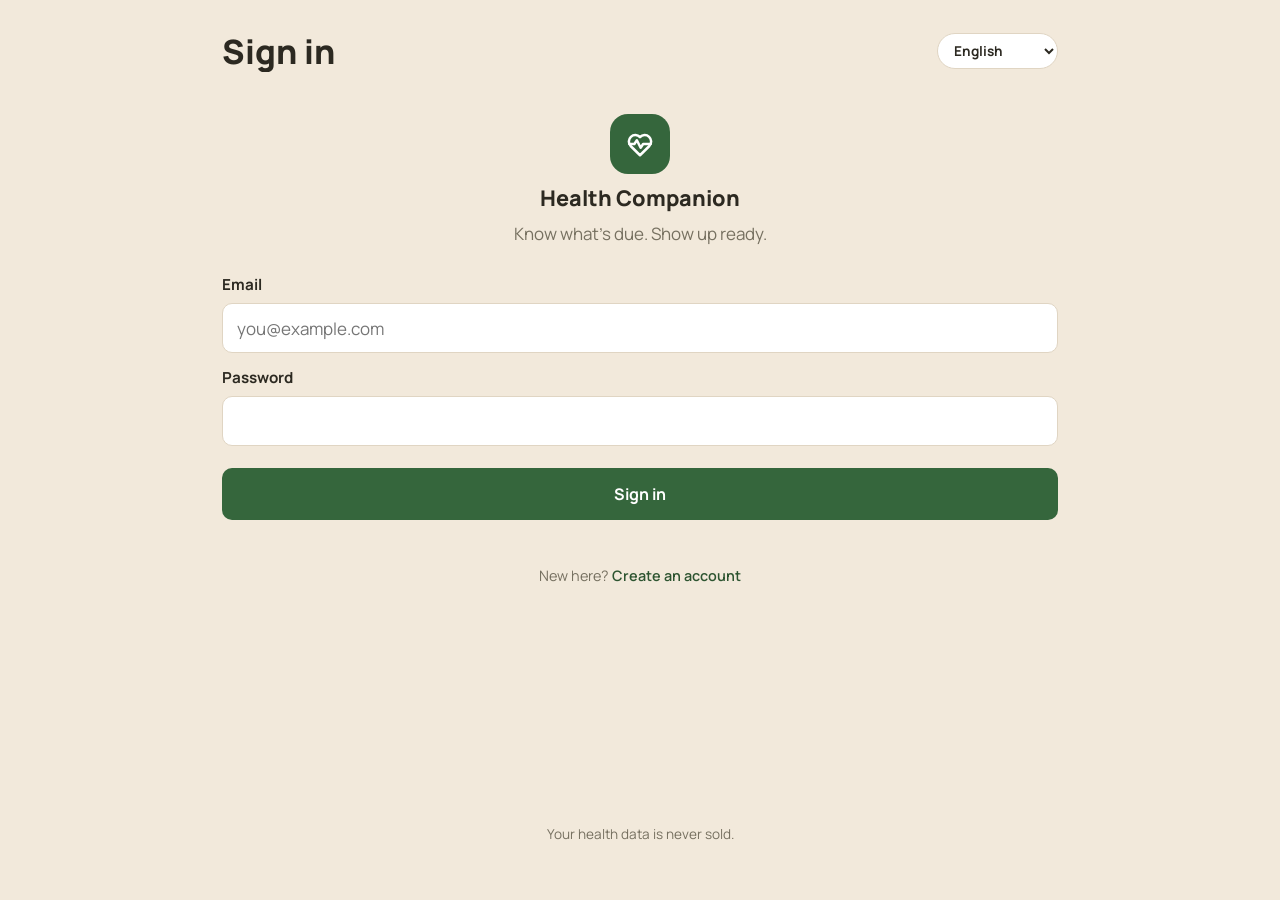
<file: app/static/index.html>
<!DOCTYPE html>
<html lang="en">
<head>
  <meta charset="UTF-8">
  <meta name="viewport" content="width=device-width, initial-scale=1.0, viewport-fit=cover">
  <title>Health Companion</title>
  <link rel="preconnect" href="https://fonts.googleapis.com">
  <link href="https://fonts.googleapis.com/css2?family=Manrope:wght@400;500;600;700;800&display=swap" rel="stylesheet">
  <link rel="stylesheet" href="style.css">
</head>
<body>

<!-- One page, many screens. script.js renders the screen named in the URL
     hash (#/home, #/schedule, #/checkup/3 ...) into #view. -->
<div class="phone">
  <header class="topbar" id="topbar"></header>
  <main class="content" id="view"></main>
  <nav class="tabbar" id="tabbar" aria-label="Main" hidden></nav>
</div>

<div id="modal-root"></div>
<div class="toast" id="toast" role="status" aria-live="polite"></div>

<script src="i18n.js"></script>
<script src="icons.js"></script>
<script src="auth.js"></script>
<script src="script.js"></script>

</body>
</html>
</file>
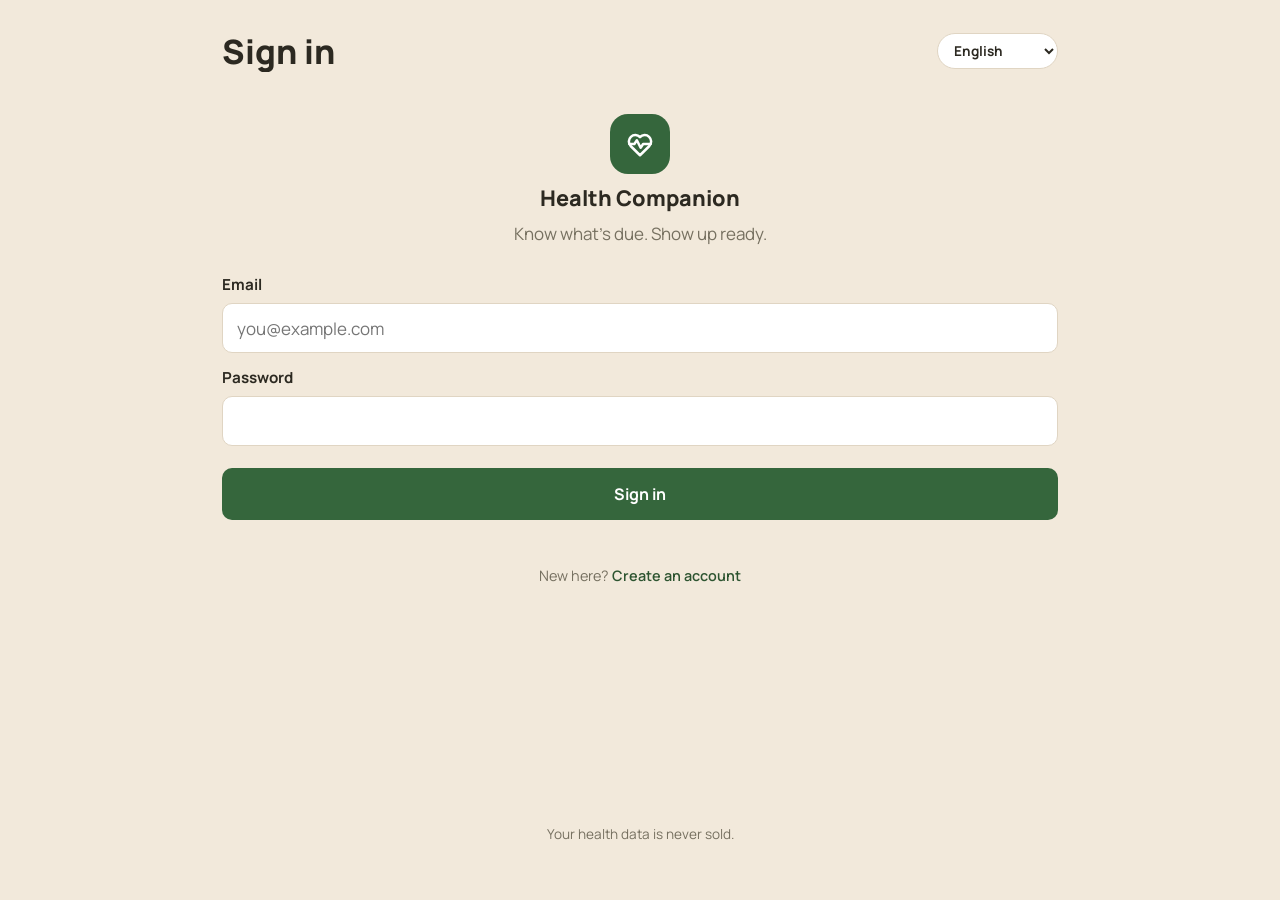
<file: app/static/login.html>
<!DOCTYPE html>
<html lang="en">
<head>
  <meta charset="UTF-8">
  <meta name="viewport" content="width=device-width, initial-scale=1.0">
  <title>Health Companion</title>
  <link rel="preconnect" href="https://fonts.googleapis.com">
  <link href="https://fonts.googleapis.com/css2?family=Manrope:wght@400;500;600;700;800&display=swap" rel="stylesheet">
  <link rel="stylesheet" href="style.css">
</head>
<body>

<div class="phone auth-page">
  <header class="topbar">
    <h1 data-i18n="login.title"></h1>
    <select id="lang" class="lang-pick" aria-label="Language"></select>
  </header>

  <main class="content">
    <div class="brand">
      <div class="logo" id="logo"></div>
      <h2 data-i18n="app.name"></h2>
      <p class="muted" data-i18n="app.tagline"></p>
    </div>

    <form id="login-form">
      <label class="field">
        <span data-i18n="login.email"></span>
        <input type="email" id="email" required autocomplete="email" placeholder="you@example.com">
      </label>
      <label class="field">
        <span data-i18n="login.password"></span>
        <input type="password" id="password" required autocomplete="current-password">
      </label>

      <div class="form-foot">
        <button type="submit" class="btn primary" data-i18n="login.submit"></button>
      </div>
      <p class="message" id="message"></p>
    </form>

    <p class="auth-alt"><span data-i18n="login.new"></span> <a href="signup.html" data-i18n="login.create"></a></p>
    <p class="auth-foot" data-i18n="login.privacy"></p>
  </main>
</div>

<script src="i18n.js"></script>
<script src="icons.js"></script>
<script src="auth.js"></script>
<script>
  // Language first: it is visible before login, as the design asks.
  const picker = document.getElementById("lang");
  for (const [code, label] of Object.entries(LANGS)) picker.add(new Option(label, code, false, code === lang));
  picker.addEventListener("change", () => { setLang(picker.value); applyI18n(); });
  document.getElementById("logo").append(icon("heart"));
  applyI18n();

  const form = document.getElementById("login-form");
  const message = document.getElementById("message");

  form.addEventListener("submit", async (event) => {
    event.preventDefault();
    const button = form.querySelector("button");
    button.disabled = true;
    showMessage(message, "");

    try {
      const data = await api("/api/login", {
        method: "POST",
        body: {
          email: document.getElementById("email").value,
          password: document.getElementById("password").value,
        },
      });
      token.set(data.access_token);
      window.location.replace("index.html");
    } catch (error) {
      showMessage(message, error.message);
      button.disabled = false;
    }
  });
</script>

</body>
</html>
</file>
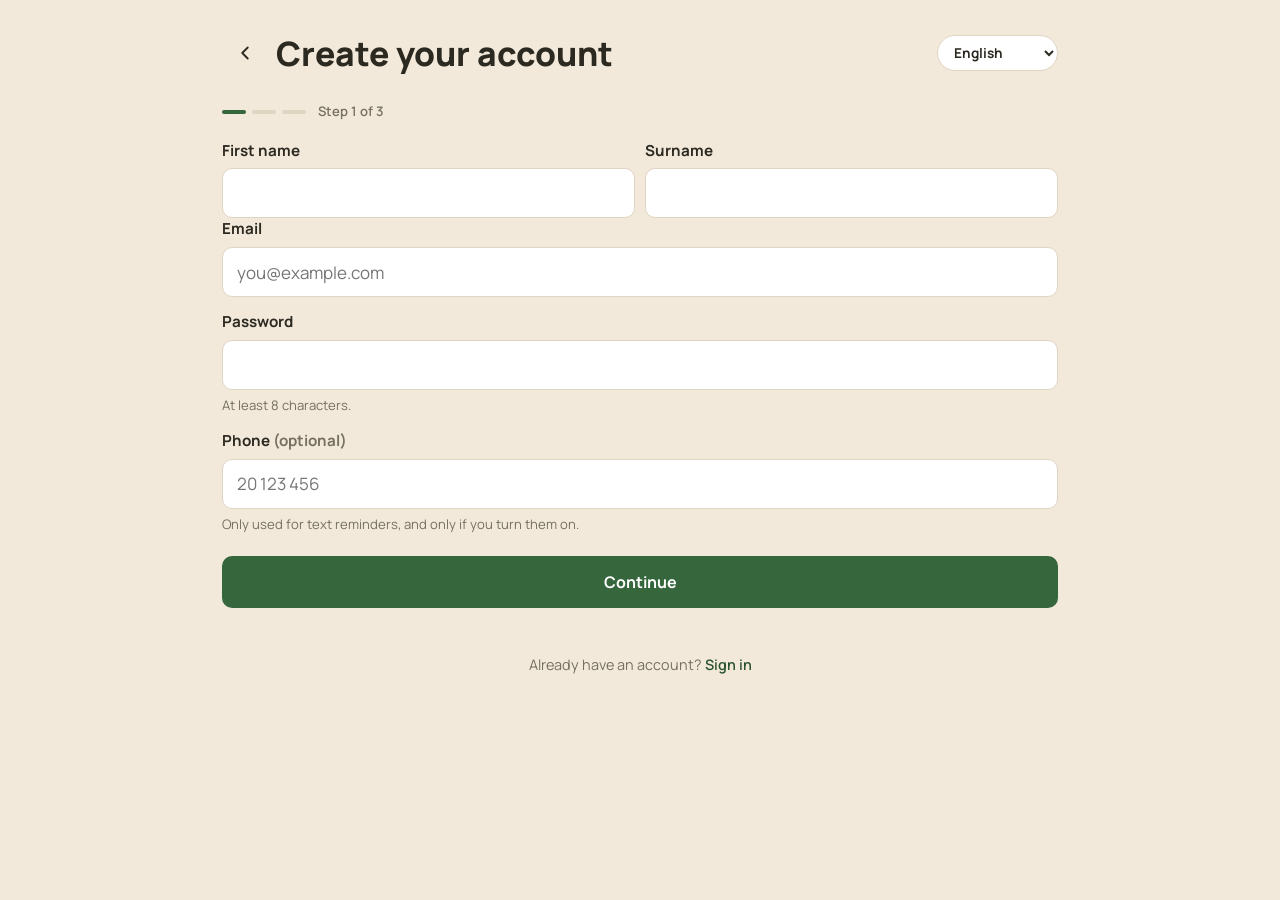
<file: app/static/signup.html>
<!DOCTYPE html>
<html lang="en">
<head>
  <meta charset="UTF-8">
  <meta name="viewport" content="width=device-width, initial-scale=1.0">
  <title>Health Companion</title>
  <link rel="preconnect" href="https://fonts.googleapis.com">
  <link href="https://fonts.googleapis.com/css2?family=Manrope:wght@400;500;600;700;800&display=swap" rel="stylesheet">
  <link rel="stylesheet" href="style.css">
</head>
<body>

<div class="phone auth-page">
  <header class="topbar">
    <a class="icon-btn plain" href="login.html" id="back"></a>
    <h1 data-i18n="signup.title"></h1>
    <select id="lang" class="lang-pick" aria-label="Language"></select>
  </header>

  <main class="content">
    <div class="steps">
      <i class="on"></i><i></i><i></i><span id="step"></span>
    </div>

    <form id="signup-form">
      <div class="two">
        <label class="field">
          <span data-i18n="signup.name"></span>
          <input type="text" id="name" required maxlength="40" autocomplete="given-name">
        </label>
        <label class="field">
          <span data-i18n="signup.surname"></span>
          <input type="text" id="surname" required maxlength="40" autocomplete="family-name">
        </label>
      </div>
      <label class="field">
        <span data-i18n="login.email"></span>
        <input type="email" id="email" required autocomplete="email" placeholder="you@example.com">
      </label>
      <label class="field">
        <span data-i18n="login.password"></span>
        <input type="password" id="password" required minlength="8" maxlength="72" autocomplete="new-password">
      </label>
      <p class="hint" data-i18n="signup.password_hint"></p>
      <label class="field">
        <span><span data-i18n="signup.phone"></span> <span class="muted">(<span data-i18n="common.optional"></span>)</span></span>
        <input type="tel" id="phone" maxlength="20" autocomplete="tel" placeholder="20 123 456">
      </label>
      <p class="hint" data-i18n="signup.phone_hint"></p>

      <div class="form-foot">
        <button type="submit" class="btn primary" data-i18n="common.continue"></button>
      </div>
      <p class="message" id="message"></p>
    </form>

    <p class="auth-alt"><span data-i18n="signup.have_account"></span> <a href="login.html" data-i18n="login.submit"></a></p>
  </main>
</div>

<script src="i18n.js"></script>
<script src="icons.js"></script>
<script src="auth.js"></script>
<script>
  const picker = document.getElementById("lang");
  for (const [code, label] of Object.entries(LANGS)) picker.add(new Option(label, code, false, code === lang));
  const translate = () => {
    applyI18n();
    document.getElementById("step").textContent = t("signup.step", { n: 1 });
    document.getElementById("back").setAttribute("aria-label", t("common.back"));
  };
  picker.addEventListener("change", () => { setLang(picker.value); translate(); });
  document.getElementById("back").append(icon("back"));
  translate();

  const form = document.getElementById("signup-form");
  const message = document.getElementById("message");
  const value = (id) => document.getElementById(id).value.trim();

  form.addEventListener("submit", async (event) => {
    event.preventDefault();
    const button = form.querySelector("button");
    button.disabled = true;
    showMessage(message, "");

    const credentials = { email: value("email"), password: document.getElementById("password").value };

    try {
      await api("/api/signup", {
        method: "POST",
        body: {
          ...credentials, name: value("name"), surname: value("surname"),
          phone: value("phone") || null, language: lang,
        },
      });

      // Signing up does not return a token, so log in straight away.
      // index.html sees the unfinished onboarding and continues with step 2.
      const session = await api("/api/login", { method: "POST", body: credentials });
      token.set(session.access_token);
      window.location.replace("index.html");
    } catch (error) {
      showMessage(message, error.message);
      button.disabled = false;
    }
  });
</script>

</body>
</html>
</file>
<file: app/static/style.css>
/* style.css - one stylesheet for sign-in, sign-up and the app.

   Tokens come from design_test (the Tailwind theme): warm beige background,
   white cards, forest-green primary, terracotta for "late", amber for
   "upcoming", Manrope, 10px radius. design_test's .dark block actually holds
   these light values, so there is one light theme.

   Status colours mean the same thing everywhere and are never decoration:
     green = up to date / done   amber = upcoming   terracotta = late / missed */

:root {
  --radius: 10px;
  --radius-sm: 6px;
  --radius-md: 8px;
  --radius-lg: 10px;
  --radius-xl: 12px;

  --background: oklch(0.937 0.021 78.7);
  --foreground: oklch(0.282 0.016 96.2);
  --card: oklch(1 0 0);
  --card-foreground: oklch(0.282 0.016 96.2);
  --primary: oklch(0.465 0.087 146.8);
  --primary-foreground: oklch(1 0 0);
  --primary-soft: oklch(0.916 0.034 143.5);
  --secondary: oklch(0.977 0.012 78.1);
  --muted: oklch(0.951 0.014 79.3);
  --muted-foreground: oklch(0.546 0.025 90.5);
  --accent-foreground: oklch(0.405 0.073 146.2);
  --destructive: oklch(0.543 0.167 29.7);
  --destructive-foreground: oklch(1 0 0);
  --destructive-soft: oklch(0.921 0.038 27.2);
  --warning: oklch(0.628 0.116 77.8);
  --warning-soft: oklch(0.93 0.043 83.4);
  --border: oklch(0.878 0.027 80.7);
  --ring: oklch(0.465 0.087 146.8);

  --font-sans: "Manrope", ui-sans-serif, system-ui, sans-serif;
}

* { box-sizing: border-box; border-color: var(--border); }
[hidden] { display: none !important; }

html { font-family: var(--font-sans); background: var(--background); color-scheme: light; }
body {
  margin: 0;
  background: var(--background);
  color: var(--foreground);
  font-size: 16px;
  line-height: 1.5;
  letter-spacing: 0;
  -webkit-font-smoothing: antialiased;
}
button, input, textarea, select { font: inherit; color: inherit; }
button { cursor: pointer; }
button:disabled { cursor: default; }
::selection { background: var(--primary-soft); }
:focus-visible { outline: 2px solid var(--ring); outline-offset: 2px; }

a { color: var(--accent-foreground); font-weight: 600; text-decoration: none; }
a:hover { text-decoration: underline; }

h1, h2, h3 { margin: 0; font-weight: 700; line-height: 1.25; }
h1 { font-size: 1.4rem; }
h2 { font-size: 1.1rem; }
p { margin: 0; }

.muted { color: var(--muted-foreground); }
.small { font-size: 0.85rem; }
.stack > * + * { margin-top: 12px; }

/* A section heading inside a screen. Sentence case, weight does the work. */
.section {
  margin: 22px 0 10px;
  font-size: 1.15rem;
  font-weight: 800;
}
.section-row { display: flex; align-items: baseline; justify-content: space-between; gap: 12px; }
.section-row .section { margin-right: auto; }

/* ---------------------------------------------------------------------------
   frame: a phone-width column, header, content, bottom navigation
   --------------------------------------------------------------------------- */

.phone {
  max-width: 460px;
  min-height: 100vh;
  min-height: 100dvh;
  margin: 0 auto;
  display: flex;
  flex-direction: column;
}

.topbar {
  position: sticky;
  top: 0;
  z-index: 10;
  display: flex;
  align-items: center;
  gap: 8px;
  min-height: 60px;
  padding: 10px 16px;
  background: color-mix(in oklch, var(--background) 92%, transparent);
  backdrop-filter: blur(8px);
}
.topbar h1 { flex: 1; min-width: 0; overflow: hidden; text-overflow: ellipsis; white-space: nowrap; }

.icon-btn {
  position: relative;
  display: inline-grid;
  place-items: center;
  flex-shrink: 0;
  width: 40px;
  height: 40px;
  padding: 0;
  border: 1px solid var(--border);
  border-radius: 50%;
  background: var(--card);
  color: var(--foreground);
}
.icon-btn:hover { background: var(--secondary); text-decoration: none; }
.icon-btn.plain { border-color: transparent; background: transparent; }
.icon-btn svg { width: 20px; height: 20px; }
.badge {
  position: absolute;
  top: -3px;
  right: -3px;
  min-width: 18px;
  height: 18px;
  padding: 0 5px;
  border-radius: 9px;
  background: var(--destructive);
  color: var(--destructive-foreground);
  font-size: 0.7rem;
  font-weight: 800;
  line-height: 18px;
  text-align: center;
}

.content { flex: 1; padding: 4px 16px 24px; }

.tabbar {
  position: sticky;
  bottom: 0;
  z-index: 10;
  display: grid;
  grid-template-columns: repeat(6, 1fr);
  align-items: end;
  padding: 6px 4px calc(6px + env(safe-area-inset-bottom));
  background: var(--card);
  border-top: 1px solid var(--border);
}
.tabbar a {
  display: grid;
  justify-items: center;
  gap: 2px;
  padding: 4px 0;
  color: var(--muted-foreground);
  font-size: 0.7rem;
  font-weight: 600;
  text-decoration: none;
}
.tabbar svg { width: 22px; height: 22px; }
.tabbar a.active { color: var(--primary); }
.tabbar a.add-tab .add-disc {
  display: grid;
  place-items: center;
  width: 44px;
  height: 44px;
  margin-top: -18px;
  border-radius: 50%;
  background: var(--primary);
  color: var(--primary-foreground);
  box-shadow: 0 4px 12px color-mix(in oklch, var(--primary) 35%, transparent);
}

/* ---------------------------------------------------------------------------
   buttons
   --------------------------------------------------------------------------- */

.btn {
  display: inline-flex;
  align-items: center;
  justify-content: center;
  gap: 8px;
  width: 100%;
  min-height: 52px;
  padding: 12px 18px;
  border: 1px solid transparent;
  border-radius: var(--radius-lg);
  font-size: 1rem;
  font-weight: 700;
  text-align: center;
  text-decoration: none;
}
.btn:hover { text-decoration: none; }
.btn + .btn { margin-top: 10px; }
.btn svg { width: 18px; height: 18px; }
.btn.primary { background: var(--primary); color: var(--primary-foreground); }
.btn.primary:hover { filter: brightness(1.08); }
.btn.outline { background: var(--card); border-color: var(--border); color: var(--foreground); }
.btn.outline:hover { background: var(--secondary); }
.btn.soft { background: var(--primary-soft); color: var(--accent-foreground); }
.btn.danger { background: var(--card); border-color: var(--destructive); color: var(--destructive); }
.btn.small { width: auto; min-height: 40px; padding: 8px 16px; font-size: 0.92rem; }
.btn.big { min-height: 60px; font-size: 1.1rem; }
.btn.big svg { width: 22px; height: 22px; }
.btn:disabled { opacity: 0.55; }

.link-btn {
  padding: 0;
  border: 0;
  background: none;
  color: var(--accent-foreground);
  font-weight: 700;
  font-size: 0.88rem;
}
.link-btn.danger { color: var(--destructive); }

/* ---------------------------------------------------------------------------
   cards and rows
   --------------------------------------------------------------------------- */

.card {
  padding: 16px;
  border: 1px solid var(--border);
  border-radius: var(--radius-xl);
  background: var(--card);
  color: var(--card-foreground);
}

.list { border: 1px solid var(--border); border-radius: var(--radius-xl); background: var(--card); overflow: hidden; }
.row {
  display: flex;
  align-items: center;
  gap: 14px;
  width: 100%;
  padding: 16px;
  border: 0;
  background: none;
  color: var(--foreground);
  text-align: left;
  text-decoration: none;
  font-weight: 400;
}
.row + .row { border-top: 1px solid var(--border); }
a.row:hover, button.row:hover { background: var(--secondary); text-decoration: none; }
.row .grow { flex: 1; min-width: 0; }
.row .title { font-weight: 700; font-size: 1.05rem; }
.row .sub { color: var(--muted-foreground); font-size: 0.92rem; }
.row .chev { color: var(--muted-foreground); flex-shrink: 0; }
.row .chev svg { width: 18px; height: 18px; display: block; }

/* a small coloured bar at the start of a row = its status */
.row .mark { width: 4px; align-self: stretch; border-radius: 2px; flex-shrink: 0; background: var(--border); }
.mark.overdue, .mark.missed { background: var(--destructive); }
.mark.due_soon { background: var(--warning); }
.mark.up_to_date, .mark.done { background: var(--primary); }
.mark.planned { background: var(--foreground); }

.pill {
  flex-shrink: 0;
  padding: 5px 12px;
  border-radius: 999px;
  font-size: 0.82rem;
  font-weight: 700;
  white-space: nowrap;
}
.pill.overdue, .pill.missed, .pill.failed { background: var(--destructive-soft); color: var(--destructive); }
.pill.due_soon, .pill.skipped { background: var(--warning-soft); color: oklch(0.45 0.09 77.8); }
.pill.up_to_date, .pill.done, .pill.sent, .pill.dry_run { background: var(--primary-soft); color: var(--accent-foreground); }
.pill.planned, .pill.neutral { background: var(--muted); color: var(--muted-foreground); }

.empty {
  padding: 22px 16px;
  border: 1px dashed var(--border);
  border-radius: var(--radius-xl);
  color: var(--muted-foreground);
  text-align: center;
}

/* ---------------------------------------------------------------------------
   home
   --------------------------------------------------------------------------- */

.popup {
  display: flex;
  gap: 14px;
  padding: 20px;
  border-radius: var(--radius-xl);
  background: var(--foreground);
  color: var(--background);
}
.popup .icon { flex-shrink: 0; width: 22px; height: 22px; margin-top: 1px; }
.popup .grow { flex: 1; min-width: 0; }
.popup p { font-size: 1.1rem; font-weight: 700; line-height: 1.4; }
.popup .actions { display: flex; flex-wrap: wrap; gap: 8px; margin-top: 10px; }
.popup .btn.small { border: 0; }
.popup .btn.accept { background: var(--background); color: var(--foreground); }
.popup .btn.done { background: var(--primary); color: var(--primary-foreground); }
.popup .more { margin-top: 8px; font-size: 0.8rem; opacity: 0.75; }
.popup.next { background: var(--card); color: var(--foreground); border: 1px solid var(--border); text-decoration: none; }
.popup.next:hover { background: var(--secondary); text-decoration: none; }
.popup.next .kicker { color: var(--muted-foreground); font-size: 0.8rem; font-weight: 700; }

/* The status strip: one bar split by how many items are in each state. */
.strip { margin: 16px 0; }
.strip .bar {
  display: flex;
  height: 14px;
  gap: 4px;
  border-radius: 7px;
  overflow: hidden;
  background: var(--muted);
}
.strip .bar span { min-width: 10px; }
.strip .bar .up_to_date { background: var(--primary); }
.strip .bar .due_soon { background: var(--warning); }
.strip .bar .overdue { background: var(--destructive); }
.strip .legend { display: grid; grid-template-columns: repeat(3, 1fr); margin-top: 8px; }
.strip .legend a { color: var(--muted-foreground); font-size: 0.92rem; font-weight: 700; text-decoration: none; }
.strip .legend a:nth-child(2) { text-align: center; }
.strip .legend a:nth-child(3) { text-align: right; }
.strip .legend strong { display: block; color: var(--foreground); font-size: 2.1rem; line-height: 1.15; font-weight: 800; }
.strip .legend .overdue strong { color: var(--destructive); }

.progress { height: 6px; margin-top: 8px; border-radius: 3px; background: var(--muted); overflow: hidden; }
.progress span { display: block; height: 100%; background: var(--primary); }

/* home layout: stacked on phones, side by side on wide screens */
.hero-side { margin-top: 16px; }
.hero-side .strip { margin-top: 0; }
.shortcut-icon {
  display: grid;
  place-items: center;
  width: 38px;
  height: 38px;
  border-radius: var(--radius-lg);
  background: var(--primary-soft);
  color: var(--accent-foreground);
  flex-shrink: 0;
}
.shortcut-icon svg { width: 20px; height: 20px; }
.toolbar { display: flex; flex-direction: column; gap: 12px; }
.tabbar .brand-link { display: none; }
/* buttons side by side (pop-up actions, Done / Missed in a row) must not get the stacked-button gap */
.popup .btn + .btn, .row .btn + .btn { margin-top: 0; }
.pair > * + * { margin-top: 14px; }

/* ---------------------------------------------------------------------------
   calendar
   --------------------------------------------------------------------------- */

.cal { padding: 12px; }
.cal-head { display: flex; align-items: center; justify-content: space-between; margin-bottom: 8px; }
.cal-head h2 { font-size: 1rem; }
.cal-grid { display: grid; grid-template-columns: repeat(7, 1fr); gap: 2px; text-align: center; }
.cal-grid .dow { padding: 4px 0; color: var(--muted-foreground); font-size: 0.72rem; font-weight: 700; }
.cal-day {
  display: grid;
  justify-items: center;
  align-content: start;
  gap: 3px;
  height: 52px;
  padding: 7px 0 0;
  border: 0;
  border-radius: var(--radius-md);
  background: none;
  font-size: 0.88rem;
  font-weight: 600;
}
.cal-day:hover { background: var(--secondary); }
.cal-day.today { color: var(--primary); font-weight: 800; }
.cal-day.selected { background: var(--primary); color: var(--primary-foreground); }
.cal-day .dots { display: flex; gap: 3px; }
.cal-day .dot { width: 6px; height: 6px; border-radius: 50%; }
.dot.overdue, .dot.missed { background: var(--destructive); }
.dot.due_soon { background: var(--warning); }
.dot.up_to_date, .dot.done { background: var(--primary); }
.dot.planned { background: var(--foreground); }
.cal-day.selected .dot { box-shadow: 0 0 0 1.5px var(--primary-foreground); }

.chips { display: flex; gap: 8px; flex-wrap: wrap; }
.chips button {
  padding: 9px 18px;
  border: 1px solid var(--border);
  border-radius: 999px;
  background: var(--card);
  font-size: 0.95rem;
  font-weight: 700;
}
.chips button[aria-pressed="true"] { background: var(--foreground); border-color: var(--foreground); color: var(--background); }

/* ---------------------------------------------------------------------------
   detail pages
   --------------------------------------------------------------------------- */

.status-tag { display: inline-block; padding: 4px 12px; border-radius: 999px; font-size: 0.82rem; font-weight: 700; }
.status-tag.overdue { background: var(--destructive-soft); color: var(--destructive); }
.status-tag.due_soon { background: var(--warning-soft); color: oklch(0.45 0.09 77.8); }
.status-tag.up_to_date { background: var(--primary-soft); color: var(--accent-foreground); }

.facts { display: grid; grid-template-columns: auto 1fr; gap: 6px 16px; font-size: 0.9rem; }
.facts dt { color: var(--muted-foreground); }
.facts dd { margin: 0; font-weight: 600; }

details.fold { border-top: 1px solid var(--border); }
details.fold summary { padding: 12px 0; font-weight: 700; cursor: pointer; }
details.fold > div { padding-bottom: 12px; color: var(--muted-foreground); line-height: 1.6; }

.actions { margin-top: 22px; }

/* ---------------------------------------------------------------------------
   forms
   --------------------------------------------------------------------------- */

.field { display: block; }
.field + .field, .field + .hint + .field { margin-top: 14px; }
.field > span { display: block; margin-bottom: 6px; font-size: 0.95rem; font-weight: 700; }
.field input, .field select, .field textarea, .input {
  display: block;
  width: 100%;
  min-height: 50px;
  padding: 11px 14px;
  border: 1px solid var(--input, var(--border));
  border-radius: var(--radius-lg);
  background: var(--card);
}
.field textarea { min-height: 84px; resize: vertical; }
.field input:focus, .field select:focus, .field textarea:focus, .input:focus {
  outline: 2px solid var(--ring);
  outline-offset: 0;
  border-color: transparent;
}
.hint { margin-top: 6px; color: var(--muted-foreground); font-size: 0.82rem; }
.form-foot { margin-top: 22px; }
.two { display: grid; grid-template-columns: 1fr 1fr; gap: 10px; }
.two .field + .field { margin-top: 0; }

.segmented {
  display: grid;
  grid-auto-flow: column;
  grid-auto-columns: 1fr;
  padding: 3px;
  border-radius: var(--radius-lg);
  background: var(--muted);
}
.segmented label { position: relative; }
.segmented input { position: absolute; opacity: 0; pointer-events: none; }
.segmented span {
  display: block;
  padding: 9px 6px;
  border-radius: var(--radius-md);
  text-align: center;
  font-weight: 600;
  cursor: pointer;
}
.segmented input:checked + span { background: var(--card); box-shadow: 0 1px 2px oklch(0 0 0 / 0.08); }
.segmented input:focus-visible + span { outline: 2px solid var(--ring); }

.check-row { display: flex; align-items: center; gap: 12px; padding: 12px 14px; cursor: pointer; }
.check-row + .check-row { border-top: 1px solid var(--border); }
.check-row input[type="checkbox"], .risk-grid input[type="checkbox"], .check { width: 20px; height: 20px; margin: 0; accent-color: var(--primary); flex-shrink: 0; }
.check-row .grow { flex: 1; min-width: 0; }
.check-row.done .text { color: var(--muted-foreground); text-decoration: line-through; }

.risk-grid { display: grid; grid-template-columns: 1fr 64px 64px; align-items: center; }
.risk-grid > * { padding: 11px 0; border-top: 1px solid var(--border); }
.risk-grid .head { padding-top: 0; border-top: 0; color: var(--muted-foreground); font-size: 0.8rem; font-weight: 700; text-align: center; }
.risk-grid .head:first-child { text-align: left; }
.risk-grid label { display: grid; place-items: center; cursor: pointer; }
.risk-grid .other-text { grid-column: 1 / -1; padding: 0 0 10px; border-top: 0; }

.toggle { position: relative; display: inline-block; width: 46px; height: 28px; flex-shrink: 0; }
.toggle input { position: absolute; opacity: 0; width: 100%; height: 100%; margin: 0; cursor: pointer; }
.toggle span { position: absolute; inset: 0; border-radius: 14px; background: var(--border); transition: background 0.15s; pointer-events: none; }
.toggle span::after {
  content: "";
  position: absolute;
  top: 3px;
  left: 3px;
  width: 22px;
  height: 22px;
  border-radius: 50%;
  background: var(--card);
  box-shadow: 0 1px 2px oklch(0 0 0 / 0.2);
  transition: transform 0.15s;
}
.toggle input:checked + span { background: var(--primary); }
.toggle input:checked + span::after { transform: translateX(18px); }
.toggle input:focus-visible + span { outline: 2px solid var(--ring); outline-offset: 2px; }

.dropzone {
  position: relative;
  display: flex;
  align-items: center;
  justify-content: center;
  gap: 8px;
  margin-top: 14px;
  padding: 16px;
  border: 1.5px dashed var(--border);
  border-radius: var(--radius-lg);
  background: var(--secondary);
  color: var(--muted-foreground);
  font-weight: 600;
  cursor: pointer;
}
.dropzone:hover, .dropzone:focus-within { border-color: var(--primary); color: var(--foreground); }
.dropzone input { position: absolute; opacity: 0; width: 1px; height: 1px; }
.dropzone svg { width: 18px; height: 18px; }

.steps { display: flex; align-items: center; gap: 6px; margin: 4px 0 18px; color: var(--muted-foreground); font-size: 0.82rem; font-weight: 600; }
.steps i { width: 24px; height: 4px; border-radius: 2px; background: var(--border); }
.steps i.on { background: var(--primary); }
.steps span { margin-left: 6px; }

.consent { margin: 0; }
.consent dt { margin-top: 16px; font-weight: 800; }
.consent dt:first-child { margin-top: 0; }
.consent dd { margin: 4px 0 0; color: var(--muted-foreground); line-height: 1.6; }

.message { min-height: 1.2em; margin-top: 10px; font-size: 0.9rem; font-weight: 600; }
.message.error { color: var(--destructive); }
.message.ok { color: var(--accent-foreground); }

/* ---------------------------------------------------------------------------
   search, chat
   --------------------------------------------------------------------------- */

.search { position: relative; }
.search svg { position: absolute; left: 13px; top: 50%; width: 18px; height: 18px; transform: translateY(-50%); color: var(--muted-foreground); }
.search input { padding-left: 40px; }

.chat { display: flex; flex-direction: column; gap: 10px; min-height: 45vh; }
.bubble { max-width: 85%; padding: 10px 14px; border-radius: var(--radius-xl); line-height: 1.5; }
.bubble.me { align-self: flex-end; background: var(--primary); color: var(--primary-foreground); border-bottom-right-radius: var(--radius-sm); }
.bubble.bot { align-self: flex-start; background: var(--card); border: 1px solid var(--border); border-bottom-left-radius: var(--radius-sm); }
.composer {
  position: sticky;
  bottom: 70px;
  display: flex;
  gap: 8px;
  margin-top: 16px;
  padding: 8px;
  border: 1px solid var(--border);
  border-radius: var(--radius-xl);
  background: var(--card);
}
.composer input { flex: 1; min-width: 0; border: 0; background: none; padding: 8px; }
.composer input:focus { outline: none; }
.composer:focus-within { outline: 2px solid var(--ring); }

/* ---------------------------------------------------------------------------
   profile
   --------------------------------------------------------------------------- */

.who { display: flex; align-items: center; gap: 14px; }
.avatar {
  display: grid;
  place-items: center;
  width: 56px;
  height: 56px;
  border-radius: 50%;
  background: var(--primary-soft);
  color: var(--accent-foreground);
  font-size: 1.2rem;
  font-weight: 800;
  flex-shrink: 0;
}
.who .name { font-size: 1.1rem; font-weight: 800; }
.row .value { color: var(--muted-foreground); font-size: 0.88rem; }
.row.disabled { color: var(--muted-foreground); }

/* broadcast report */
.result { display: grid; grid-template-columns: auto 1fr auto; gap: 4px 10px; align-items: center; padding: 10px 14px; font-size: 0.9rem; }
.result + .result { border-top: 1px solid var(--border); }
.result .why { grid-column: 1 / -1; color: var(--muted-foreground); font-size: 0.82rem; }
.banner { padding: 10px 12px; border-radius: var(--radius-lg); background: var(--warning-soft); font-size: 0.85rem; font-weight: 600; }

/* ---------------------------------------------------------------------------
   modal + toast
   --------------------------------------------------------------------------- */

.overlay {
  position: fixed;
  inset: 0;
  z-index: 30;
  display: grid;
  place-items: end center;
  padding: 16px;
  background: oklch(0.282 0.016 96.2 / 0.45);
  animation: fade 0.15s ease-out;
}
@media (min-width: 520px) { .overlay { place-items: center; } }
.dialog {
  width: 100%;
  max-width: 420px;
  padding: 22px 20px 18px;
  border-radius: var(--radius-xl);
  background: var(--card);
  box-shadow: 0 12px 40px oklch(0 0 0 / 0.18);
  animation: rise 0.18s ease-out;
}
.dialog h2 { font-size: 1.15rem; }
.dialog .body { margin-top: 10px; }
.dialog .actions { margin-top: 18px; }
.dialog.celebrate { text-align: center; }
.dialog.celebrate .seal {
  display: grid;
  place-items: center;
  width: 64px;
  height: 64px;
  margin: 0 auto 14px;
  border-radius: 50%;
  background: var(--primary-soft);
  color: var(--primary);
}
.dialog.celebrate .seal svg { width: 32px; height: 32px; }

@keyframes fade { from { opacity: 0; } }
@keyframes rise { from { transform: translateY(12px); opacity: 0; } }

.toast {
  position: fixed;
  left: 50%;
  bottom: 92px;
  z-index: 40;
  max-width: calc(100% - 32px);
  padding: 10px 16px;
  border-radius: var(--radius-lg);
  background: var(--foreground);
  color: var(--background);
  font-size: 0.9rem;
  font-weight: 700;
  opacity: 0;
  transform: translate(-50%, 10px);
  pointer-events: none;
  transition: opacity 0.18s, transform 0.18s;
}
.toast.show { opacity: 1; transform: translate(-50%, 0); }

.loading { padding: 40px 0; color: var(--muted-foreground); text-align: center; }

/* ---------------------------------------------------------------------------
   sign-in / sign-up
   --------------------------------------------------------------------------- */

.auth-page .content { display: flex; flex-direction: column; padding-top: 12px; }
.brand { display: grid; justify-items: center; gap: 10px; margin: 20px 0 28px; text-align: center; }
.brand .logo {
  display: grid;
  place-items: center;
  width: 60px;
  height: 60px;
  border-radius: 18px;
  background: var(--primary);
  color: var(--primary-foreground);
}
.brand .logo svg { width: 30px; height: 30px; }
.brand h2 { font-size: 1.35rem; font-weight: 800; }
.lang-pick { min-height: 36px; padding: 4px 30px 4px 12px; border: 1px solid var(--border); border-radius: 999px; background: var(--card); font-weight: 700; font-size: 0.85rem; }
.auth-alt { margin-top: 18px; text-align: center; color: var(--muted-foreground); font-size: 0.9rem; }
.auth-foot { margin-top: auto; padding-top: 32px; text-align: center; color: var(--muted-foreground); font-size: 0.85rem; }

@media (prefers-reduced-motion: reduce) {
  *, *::before, *::after { animation: none !important; transition: none !important; }
}

/* ===========================================================================
   Wide screens (laptop and up): a full-width website.
   The bottom tabs become a top navigation bar, content fills the width,
   home / schedule / log / info use grids, forms keep a readable width.
   =========================================================================== */

@media (min-width: 960px) {
  body { font-size: 17px; }
  .phone { max-width: none; }

  /* bottom tabs -> top navigation */
  .tabbar {
    order: -1;
    top: 0;
    bottom: auto;
    display: flex;
    align-items: center;
    gap: 4px;
    padding: 12px max(32px, calc((100% - 1240px) / 2));
    border-top: 0;
    border-bottom: 1px solid var(--border);
  }
  .tabbar a {
    display: flex;
    align-items: center;
    gap: 8px;
    padding: 10px 16px;
    border-radius: 999px;
    font-size: 1rem;
    font-weight: 700;
  }
  .tabbar a:hover { background: var(--secondary); }
  .tabbar a.active { background: var(--primary-soft); color: var(--accent-foreground); }
  .tabbar svg { width: 20px; height: 20px; }
  .tabbar .brand-link {
    display: flex;
    margin-right: auto;
    padding-left: 0;
    color: var(--foreground);
    font-size: 1.2rem;
    font-weight: 800;
  }
  .tabbar .brand-link:hover { background: none; }
  .brand-mark {
    display: grid;
    place-items: center;
    width: 40px;
    height: 40px;
    border-radius: 12px;
    background: var(--primary);
    color: var(--primary-foreground);
  }
  .tabbar a.add-tab { background: var(--primary); color: var(--primary-foreground); margin: 0 6px; }
  .tabbar a.add-tab:hover { filter: brightness(1.08); background: var(--primary); }
  .tabbar a.add-tab .add-disc { width: auto; height: auto; margin: 0; background: none; box-shadow: none; }

  /* page title row + content share one centred column */
  .topbar, .content { width: 100%; margin: 0 auto; padding-left: 32px; padding-right: 32px; }
  .topbar { position: static; max-width: 900px; min-height: 0; padding-top: 30px; padding-bottom: 10px; background: none; backdrop-filter: none; }
  .content { max-width: 900px; padding-top: 10px; padding-bottom: 56px; }
  .topbar.wide, .content.wide { max-width: 1304px; }
  .topbar h1 { font-size: 2.1rem; font-weight: 800; }
  .icon-btn { width: 46px; height: 46px; }
  .icon-btn svg { width: 22px; height: 22px; }

  .section { font-size: 1.3rem; margin: 30px 0 14px; }

  /* home: hero row, then two columns */
  .home-hero { display: grid; grid-template-columns: 1.5fr 1fr; gap: 24px; align-items: stretch; }
  .hero-main > * { height: 100%; }
  .hero-main .popup { padding: 30px 32px; align-items: flex-start; }
  .hero-main .popup p { font-size: 1.5rem; line-height: 1.35; }
  .hero-main .popup .icon { width: 30px; height: 30px; }
  .hero-main .popup .actions { margin-top: 20px; gap: 12px; }
  .hero-main .popup .btn.small { min-height: 48px; padding: 10px 22px; font-size: 1rem; }
  .hero-main .popup .more { font-size: 0.95rem; font-weight: 600; margin-top: 14px; }
  .hero-side {
    display: flex;
    flex-direction: column;
    justify-content: space-between;
    gap: 20px;
    margin-top: 0;
    padding: 26px;
    border: 1px solid var(--border);
    border-radius: var(--radius-xl);
    background: var(--card);
  }
  .strip .legend strong { font-size: 2.8rem; }
  .home-grid { display: grid; grid-template-columns: 1.6fr 1fr; gap: 32px; align-items: start; }

  /* two panes side by side (schedule, log something) */
  .split { display: grid; grid-template-columns: 1fr 1fr; gap: 32px; align-items: start; }
  .split > section > .section:first-child, .split .day-title { margin-top: 0; }
  .cal { padding: 20px; }
  .cal-day { height: 64px; font-size: 1rem; }
  .cal-day .dot { width: 7px; height: 7px; }

  /* long lists become a grid of cards */
  .list.cards {
    display: grid;
    grid-template-columns: repeat(2, 1fr);
    gap: 14px;
    border: 0;
    background: none;
    overflow: visible;
  }
  .list.cards > .row, .list.cards > .row + .row {
    border: 1px solid var(--border);
    border-radius: var(--radius-xl);
    background: var(--card);
  }

  .toolbar { flex-direction: row; align-items: flex-end; }
  .toolbar .grow { flex: 0 1 380px; }
  .pair { display: grid; grid-template-columns: 1fr 1fr; gap: 16px; }
  .pair > * + * { margin-top: 0; }
  .toolbar .btn { width: auto; min-width: 220px; }

  .composer { bottom: 20px; }
  .toast { bottom: 32px; }
}

@media (min-width: 1360px) {
  .list.cards { grid-template-columns: repeat(3, 1fr); }
  .home-grid .list.cards { grid-template-columns: repeat(2, 1fr); }
}

/* ---------------------------------------------------------------------------
   blood test results
   One card per test: latest value, a line chart over time, the values table.
   The line is a blue that is not one of the status colours; the band is the
   normal range, and a dot outside it takes the "late" terracotta.
   --------------------------------------------------------------------------- */

:root { --series: #2f6db3; }

.lab-overview p + p { margin-top: 4px; }
.flag.high, .flag.low { color: var(--destructive); font-weight: 700; }

.lab-grid { display: grid; grid-template-columns: repeat(auto-fill, minmax(290px, 1fr)); gap: 14px; }
.lab-card { display: flex; flex-direction: column; gap: 10px; min-width: 0; }
.lab-head { display: flex; align-items: flex-start; gap: 12px; }
.lab-head .grow { flex: 1; min-width: 0; }
.lab-head h3 { font-size: 1.05rem; }
.lab-latest { display: flex; align-items: baseline; flex-wrap: wrap; gap: 4px 10px; margin-top: 2px; }
.lab-latest strong { font-size: 1.35rem; font-weight: 800; }

.chart-wrap { position: relative; }
.chart { display: block; width: 100%; height: auto; overflow: visible; }
.chart .band { fill: var(--primary-soft); opacity: 0.7; }
.chart .grid { stroke: var(--border); stroke-width: 1; }
.chart .tick { fill: var(--muted-foreground); font-size: 11px; font-family: var(--font-sans); }
.chart .line { fill: none; stroke: var(--series); stroke-width: 2; stroke-linejoin: round; stroke-linecap: round; }
.chart .dot { fill: var(--series); stroke: var(--card); stroke-width: 2; }
.chart .dot.low, .chart .dot.high { fill: var(--destructive); }
.chart .dot.picked { stroke: var(--foreground); }
.chart .end-label { fill: var(--foreground); font-size: 12px; font-weight: 800; font-family: var(--font-sans); }
.chart .hit { fill: transparent; cursor: pointer; outline: none; }
.chart .hit:focus-visible { stroke: var(--ring); stroke-width: 2; }

.chart-tip {
  position: absolute;
  transform: translate(-50%, calc(-100% - 12px));
  padding: 6px 10px;
  border: 1px solid var(--border);
  border-radius: var(--radius-md);
  background: var(--card);
  box-shadow: 0 4px 12px oklch(0 0 0 / 0.1);
  font-size: 0.85rem;
  white-space: nowrap;
  pointer-events: none;
}

.lab-key { display: flex; align-items: center; gap: 8px; }
.lab-key .swatch { width: 14px; height: 10px; border-radius: 2px; background: var(--primary-soft); flex-shrink: 0; }

.lab-table { width: 100%; margin-top: 8px; border-collapse: collapse; font-size: 0.9rem; }
.lab-table th { text-align: left; color: var(--muted-foreground); font-weight: 700; padding: 4px 6px 4px 0; }
.lab-table td { padding: 5px 6px 5px 0; border-top: 1px solid var(--border); }
.lab-table tr.picked td { background: var(--secondary); font-weight: 700; }
</file>
